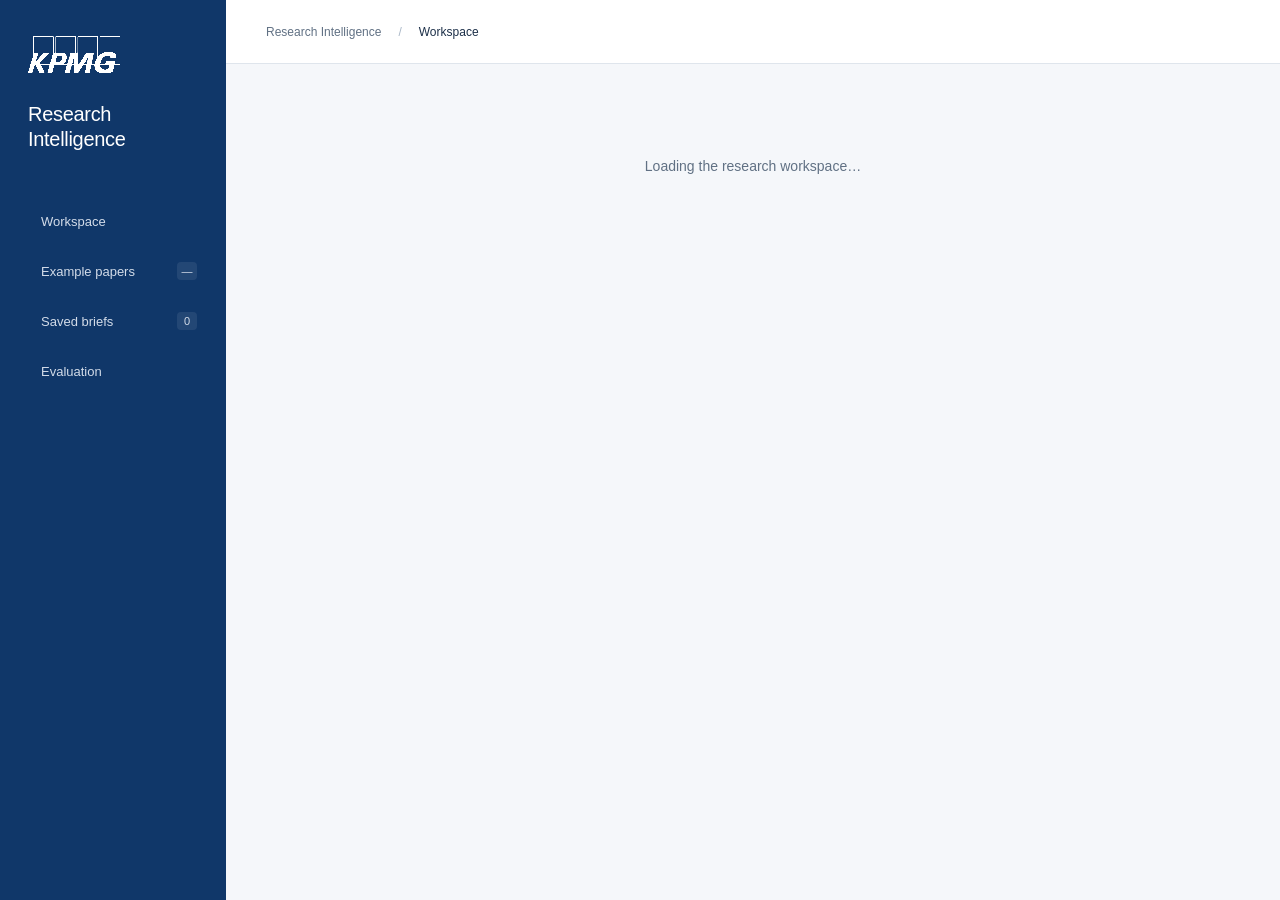
<file: docs/index.html>
<!doctype html><html lang="en"><head><meta charset="utf-8"><meta name="viewport" content="width=device-width, initial-scale=1"><meta http-equiv="refresh" content="0; url=demo/"><title>Research Intelligence Demo</title></head><body><p><a href="demo/">Open the saved research demo</a></p></body></html>
</file>
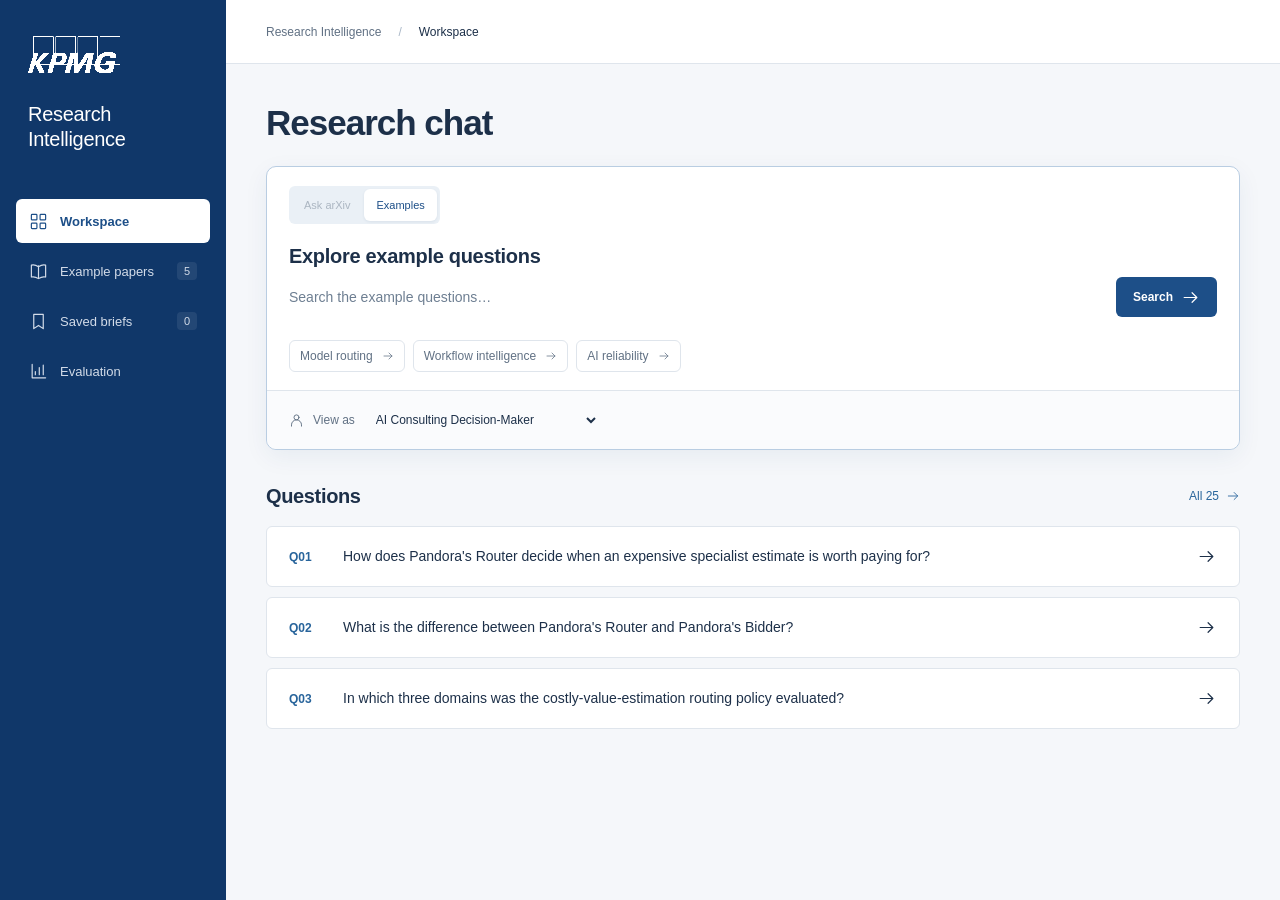
<file: docs/demo/index.html>
<!doctype html>
<html lang="en" data-static-demo="true">
  <head>
    <meta charset="utf-8" />
    <meta name="viewport" content="width=device-width, initial-scale=1" />
    <meta
      name="description"
      content="Explore AI research, inspect source evidence, and prepare business insight briefs. A Break Through Tech × KPMG research prototype."
    />
    <title>Research Intelligence | KPMG</title>
    <link rel="icon" href="favicon.svg" />
    <link rel="stylesheet" href="styles.css" />
    <script src="app.js" defer></script>
  </head>
  <body>
    <a class="skip-link" href="#main">Skip to workspace</a>
    <aside class="sidebar" aria-label="Workspace navigation">
      <a
        class="brand"
        href="#workspace"
        aria-label="KPMG Research Intelligence home"
        ><img src="kpmg-logo.png" alt="KPMG" /><span
          >Research<br />
          Intelligence</span
        ></a
      >
      <nav id="navigation">
        <a href="#workspace" data-page="workspace"
          ><span data-icon="grid"></span>Workspace</a
        >
        <a href="#library" data-page="library"
          ><span data-icon="book"></span>Example papers<span
            class="nav-count"
            id="paper-count"
            >—</span
          ></a
        >
        <a href="#briefs" data-page="briefs"
          ><span data-icon="bookmark"></span>Saved briefs<span
            class="nav-count"
            id="brief-count"
            >0</span
          ></a
        >
        <a href="#evaluation" data-page="evaluation"
          ><span data-icon="chart"></span>Evaluation</a
        >
      </nav>
    </aside>
    <div class="app-shell">
      <header class="topbar">
        <div class="breadcrumb">
          Research Intelligence <span>/</span>
          <strong id="crumb">Workspace</strong>
        </div>
      </header>
      <main id="main" tabindex="-1">
        <div class="loading-state" role="status">
          Loading the research workspace…
        </div>
      </main>
    </div>
    <div id="toast" class="toast" role="status" hidden></div>
    <dialog id="source-dialog" aria-labelledby="source-title">
      <div id="source-content"></div>
      <form method="dialog">
        <button class="button secondary">Close source</button>
      </form>
    </dialog>
  </body>
</html>
</file>
<file: docs/demo/styles.css>
:root {
  color-scheme: light;
  --navy: #103769;
  --blue: #1d4f88;
  --action: #28649b;
  --sky: #e5eff8;
  --ink: #1d3049;
  --muted: #617184;
  --line: #dfe5ec;
  --paper: #fff;
  --canvas: #f5f7fa;
  --soft: #eaf0f6;
  --green: #25634f;
  --amber: #87601c;
  --radius: 10px;
  --sidebar: 226px;
  font-family: -apple-system, BlinkMacSystemFont, "Segoe UI", Arial, sans-serif;
  font-size: 14px;
  color: var(--ink);
  background: var(--canvas);
}
* {
  box-sizing: border-box;
}
body {
  margin: 0;
}
button,
input,
select,
textarea {
  font: inherit;
}
button,
a,
input,
select,
textarea {
  -webkit-tap-highlight-color: transparent;
}
button,
a {
  touch-action: manipulation;
}
button {
  cursor: pointer;
}
button:disabled {
  cursor: not-allowed;
  opacity: 0.45;
}
a {
  color: var(--action);
  text-decoration: none;
}
a:hover {
  text-decoration: underline;
}
button:focus-visible,
a:focus-visible,
input:focus-visible,
select:focus-visible,
textarea:focus-visible,
summary:focus-visible {
  outline: 3px solid #7695b7;
  outline-offset: 4px;
}
button,
select,
input,
textarea {
  border-radius: 6px;
}
h1,
h2,
h3,
p {
  margin: 0;
}
h1 {
  font-size: 35px;
  line-height: 1.2;
  font-weight: 600;
  letter-spacing: -1px;
}
h2 {
  font-size: 20px;
  line-height: 1.4;
  font-weight: 600;
  letter-spacing: -0.35px;
}
h3 {
  font-size: 16px;
  line-height: 1.5;
}
p {
  line-height: 1.65;
}
small {
  line-height: 1.6;
}
svg {
  width: 19px;
  height: 19px;
  flex: none;
  vertical-align: middle;
}
button svg {
  pointer-events: none;
}
.muted {
  color: var(--muted);
}
.eyebrow,
.small-label {
  font-size: 11px;
  letter-spacing: 1.25px;
  font-weight: 700;
}
.eyebrow {
  color: var(--muted);
  margin-bottom: 12px;
}
.small-label {
  color: var(--muted);
}
.skip-link {
  position: fixed;
  top: -60px;
  left: 16px;
  padding: 12px;
  background: white;
  z-index: 20;
}
.skip-link:focus {
  top: 12px;
}
.sidebar {
  position: fixed;
  inset: 0 auto 0 0;
  width: var(--sidebar);
  background: var(--navy);
  color: #fff;
  display: flex;
  flex-direction: column;
  padding: 28px 16px 22px;
  z-index: 5;
}
.brand {
  display: block;
  color: #fff;
  margin: 0 12px 48px;
}
.brand:hover {
  text-decoration: none;
}
.brand img {
  display: block;
  width: 111px;
  height: 62px;
  object-fit: cover;
  filter: grayscale(1) invert(1) contrast(10);
  mix-blend-mode: screen;
  margin-left: -8px;
}
.brand > span {
  display: block;
  font-size: 20px;
  font-weight: 500;
  line-height: 1.23;
  margin-top: 12px;
  letter-spacing: -0.3px;
}
.sidebar nav {
  display: grid;
  gap: 6px;
}
.sidebar nav a {
  color: #d3dce9;
  display: flex;
  align-items: center;
  gap: 12px;
  min-height: 44px;
  padding: 10px 13px;
  border-radius: 6px;
  font-size: 13px;
}
.sidebar nav a:hover {
  background: #ffffff0d;
  text-decoration: none;
}
.sidebar nav a.active {
  background: #fff;
  color: var(--blue);
  font-weight: 600;
}
.nav-count {
  margin-left: auto;
  font-size: 11px;
  background: #ffffff15;
  min-width: 20px;
  padding: 3px;
  text-align: center;
  border-radius: 4px;
}
.active .nav-count {
  background: #e9f0fa;
}
.sidebar-footer {
  margin-top: auto;
  padding: 26px 12px 0;
  border-top: 1px solid #ffffff24;
}
.collab-mark {
  display: block;
  font-weight: 600;
  font-size: 11px;
  letter-spacing: 0;
  line-height: 1.5;
  margin-bottom: 3px;
}
.collab-mark > span {
  padding: 0 3px;
  font-weight: 400;
  color: #91add1;
}
.sidebar-footer small {
  font-size: 10px;
  color: #b8cbe6;
}
.app-shell {
  margin-left: var(--sidebar);
  min-height: 100vh;
  display: flex;
  flex-direction: column;
}
.topbar {
  height: 64px;
  display: flex;
  align-items: center;
  justify-content: space-between;
  border-bottom: 1px solid var(--line);
  padding: 0 40px;
  background: var(--paper);
}
.breadcrumb {
  display: flex;
  gap: 17px;
  font-size: 12px;
  color: var(--muted);
}
.breadcrumb span {
  color: #a9b7c7;
}
.breadcrumb strong {
  font-weight: 500;
  color: var(--ink);
}
.topbar-right {
  display: flex;
  align-items: center;
  gap: 22px;
}
.environment {
  font-size: 11px;
  color: var(--muted);
  display: flex;
  align-items: center;
  gap: 7px;
}
.environment i {
  width: 6px;
  height: 6px;
  background: #36816a;
  border-radius: 50%;
}
main {
  width: 100%;
  max-width: 1510px;
  margin: 0 auto;
  padding: 38px 40px 32px;
  flex: 1;
  outline: none;
}
.page-heading {
  display: flex;
  justify-content: space-between;
  align-items: flex-end;
  gap: 24px;
  margin-bottom: 28px;
}
.page-heading p {
  color: var(--muted);
  margin-top: 10px;
  font-size: 14px;
}
.heading-meta {
  display: flex;
  align-items: center;
  gap: 8px;
  color: var(--muted);
  font-size: 11px;
  white-space: nowrap;
  padding-bottom: 5px;
}
.heading-meta svg {
  width: 15px;
  height: 15px;
}
.button {
  border: 1px solid transparent;
  min-height: 40px;
  padding: 9px 16px;
  display: inline-flex;
  align-items: center;
  justify-content: center;
  gap: 8px;
  font-size: 12px;
  font-weight: 600;
  background: var(--blue);
  color: white;
  white-space: nowrap;
}
.button:hover {
  background: #06449d;
  text-decoration: none;
}
.button.secondary {
  background: var(--paper);
  border-color: var(--line);
  color: var(--ink);
}
.button.secondary:hover {
  background: var(--soft);
  border-color: #b3c4d7;
}
.button.text {
  color: var(--action);
  background: transparent;
  padding: 8px 0;
}
.button.text:hover {
  color: var(--navy);
  text-decoration: underline;
}
.button.compact {
  min-height: 34px;
  padding: 6px 12px;
}
.icon-button {
  width: 36px;
  min-height: 36px;
  padding: 8px;
  border: 1px solid var(--line);
  background: white;
  display: inline-grid;
  place-items: center;
  color: var(--muted);
}
.tag {
  display: inline-flex;
  align-items: center;
  gap: 5px;
  border-radius: 4px;
  background: #edf2f8;
  color: #52657c;
  padding: 4px 7px;
  font-size: 10px;
  font-weight: 500;
  line-height: 1.4;
}
.tag.blue {
  background: #e9f2fb;
  color: #135a96;
}
.tag.amber {
  background: #fbf2e0;
  color: var(--amber);
}
.tag.green {
  background: #eaf3ef;
  color: var(--green);
}
.tag svg {
  width: 12px;
  height: 12px;
}
.composer {
  border: 1px solid #cbd8e7;
  background: var(--paper);
  border-radius: var(--radius);
  margin-bottom: 32px;
}
.composer-top {
  padding: 19px 22px 0;
  display: flex;
  align-items: center;
  justify-content: space-between;
  gap: 12px;
}
.segmented {
  display: flex;
  gap: 2px;
  padding: 3px;
  background: var(--soft);
  border-radius: 6px;
}
.segmented button {
  border: 0;
  background: transparent;
  color: var(--muted);
  padding: 7px 12px;
  font-size: 11px;
  min-height: 32px;
}
.segmented button[aria-pressed="true"] {
  background: var(--paper);
  color: var(--blue);
  box-shadow: 0 1px 3px #102f5514;
}
.composer label.prompt-label {
  display: block;
  margin: 21px 22px 6px;
  font-size: 18px;
  letter-spacing: -0.3px;
  font-weight: 500;
}
.prompt-row {
  padding: 0 22px 20px;
  display: flex;
  gap: 16px;
  align-items: center;
}
.prompt-row input {
  flex: 1;
  min-width: 0;
  border: 0;
  background: none;
  font-size: 14px;
  line-height: 1.6;
  min-height: 46px;
  color: var(--ink);
  padding: 6px 0;
}
.prompt-row input::placeholder {
  color: #6e7f92;
}
.prompt-row input:focus-visible {
  outline-offset: 2px;
}
.composer-bottom {
  display: flex;
  align-items: center;
  justify-content: space-between;
  gap: 12px;
  background: #fafbfd;
  border-top: 1px solid var(--line);
  padding: 13px 22px;
  border-radius: 0 0 var(--radius) var(--radius);
}
.select-field {
  display: flex;
  align-items: center;
  gap: 9px;
  color: var(--muted);
  font-size: 11px;
}
.select-field svg {
  width: 15px;
  height: 15px;
}
.select-field select {
  max-width: 270px;
  padding: 5px 24px 5px 8px;
  border: 0;
  color: var(--ink);
  background: transparent;
  font-size: 11px;
  min-height: 32px;
}
.composer-bottom > small {
  font-size: 10px;
  color: var(--muted);
}
.suggestions {
  display: flex;
  flex-wrap: wrap;
  align-items: center;
  gap: 8px;
  margin: 0 22px 18px;
}
.suggestions > span {
  font-size: 10px;
  color: var(--muted);
  margin-right: 4px;
}
.suggestion {
  background: var(--paper);
  border: 1px solid var(--line);
  padding: 7px 10px;
  min-height: 32px;
  font-size: 10px;
  color: var(--muted);
  display: flex;
  gap: 9px;
  align-items: center;
}
.suggestion svg {
  width: 12px;
  height: 12px;
}
.suggestion:hover {
  border-color: #8baed4;
  background: #f8fbff;
  color: var(--blue);
}
.section-heading {
  display: flex;
  justify-content: space-between;
  gap: 15px;
  align-items: center;
  margin-bottom: 16px;
}
.section-heading > div > p {
  font-size: 12px;
  color: var(--muted);
  margin-top: 4px;
}
.section-heading a {
  font-size: 11px;
  display: flex;
  align-items: center;
  gap: 7px;
}
.section-heading a svg {
  width: 14px;
  height: 14px;
}
.home-grid {
  display: grid;
  grid-template-columns: minmax(0, 1fr) 280px;
  gap: 28px;
}
.paper-list {
  border-top: 1px solid var(--line);
}
.paper-row {
  display: grid;
  grid-template-columns: 42px minmax(0, 1fr) 26px;
  gap: 17px;
  align-items: start;
  padding: 23px 0;
  border-bottom: 1px solid var(--line);
}
.paper-number {
  width: 40px;
  color: #6c7e90;
  font-size: 12px;
}
.paper-row h3 {
  font-size: 15px;
  font-weight: 500;
  margin: 9px 0 8px;
  line-height: 1.45;
}
.paper-row h3 button {
  padding: 0;
  border: 0;
  background: none;
  color: var(--ink);
  text-align: left;
  font: inherit;
}
.paper-row h3 button:hover {
  color: var(--action);
  text-decoration: underline;
}
.paper-meta {
  font-size: 10px;
  color: var(--muted);
  display: flex;
  gap: 12px;
  align-items: center;
}
.paper-open {
  border: 0;
  background: none;
  color: var(--action);
  padding: 4px;
  min-height: 40px;
  margin-top: 16px;
}
.paper-open:hover {
  background: var(--soft);
}
.corpus-panel {
  border: 1px solid var(--line);
  border-radius: var(--radius);
  background: var(--paper);
  align-self: start;
}
.corpus-body {
  padding: 24px;
}
.corpus-body h3 {
  font-size: 16px;
  font-weight: 600;
  margin-bottom: 9px;
}
.corpus-body > p {
  color: var(--muted);
  font-size: 12px;
}
.corpus-stats {
  display: grid;
  grid-template-columns: 1fr 1fr;
  margin: 23px 0;
  border-bottom: 1px solid var(--line);
  padding-bottom: 22px;
}
.corpus-stats > div + div {
  border-left: 1px solid var(--line);
  padding-left: 23px;
}
.corpus-stats strong {
  font-size: 28px;
  font-weight: 600;
  color: var(--blue);
  display: block;
}
.corpus-stats small {
  color: var(--muted);
  font-size: 10px;
}
.corpus-note {
  display: flex;
  gap: 9px;
  color: var(--muted);
  font-size: 10px;
  line-height: 1.7;
}
.corpus-note svg {
  width: 15px;
  height: 15px;
  margin-top: 2px;
}
.corpus-body > .button {
  margin-top: 20px;
  font-size: 11px;
}
.page-footer {
  display: flex;
  justify-content: space-between;
  padding: 20px 40px;
  border-top: 1px solid var(--line);
  font-size: 10px;
  color: var(--muted);
  gap: 16px;
}
.status-bar {
  padding: 13px 16px;
  background: #edf4fb;
  border: 1px solid #d6e4f1;
  border-radius: 6px;
  font-size: 12px;
  color: #325a82;
  line-height: 1.65;
  display: flex;
  gap: 10px;
  align-items: start;
  margin-bottom: 22px;
}
.status-bar svg {
  width: 16px;
  height: 16px;
  margin-top: 2px;
}
.status-bar.warning {
  background: #fff8e9;
  border-color: #ecdfbd;
  color: #795d2e;
}
.error-box {
  padding: 18px;
  background: #fff3f1;
  border: 1px solid #f0d0c9;
  border-radius: 6px;
  color: #90392d;
  line-height: 1.6;
  margin-bottom: 20px;
}
.loading-state,
.empty-state {
  padding: 52px 24px;
  text-align: center;
  color: var(--muted);
  line-height: 1.8;
}
.empty-state h2 {
  color: var(--ink);
  margin: 12px 0;
}
.empty-state p {
  max-width: 480px;
  margin: 0 auto 20px;
}
.searchbar {
  display: flex;
  align-items: center;
  gap: 10px;
  padding: 10px 14px;
  border: 1px solid var(--line);
  border-radius: 6px;
  background: var(--paper);
  max-width: 480px;
}
.searchbar input {
  border: 0;
  outline: none;
  min-height: 28px;
  flex: 1;
  min-width: 0;
  background: none;
}
.searchbar svg {
  color: var(--muted);
  width: 17px;
  height: 17px;
}
.filters {
  display: flex;
  justify-content: space-between;
  gap: 16px;
  align-items: center;
  margin-bottom: 24px;
}
.filters .searchbar {
  flex: 1;
}
.filter-select {
  padding: 11px 12px;
  background: white;
  border: 1px solid var(--line);
  color: var(--ink);
  max-width: 260px;
  font-size: 12px;
}
.library-list {
  background: var(--paper);
  border: 1px solid var(--line);
  border-radius: 8px;
  padding: 0 24px;
}
.library-list .paper-row:last-child {
  border-bottom: 0;
}
.library-list .paper-row {
  padding: 24px 0;
  grid-template-columns: 42px minmax(0, 1fr) 140px;
}
.paper-actions {
  display: flex;
  flex-direction: column;
  gap: 6px;
  align-items: flex-end;
  margin-top: 10px;
}
.paper-actions .button {
  font-size: 11px;
}
.query-list {
  display: grid;
  gap: 10px;
}
.query-item {
  display: flex;
  align-items: center;
  justify-content: space-between;
  gap: 20px;
  padding: 19px 22px;
  background: var(--paper);
  border: 1px solid var(--line);
  border-radius: 6px;
  text-align: left;
  color: var(--ink);
  width: 100%;
}
.query-item:hover {
  border-color: #90afd2;
  background: #fbfdff;
}
.query-item small {
  display: block;
  color: var(--muted);
  font-size: 10px;
  margin-bottom: 5px;
}
.query-item strong {
  font-weight: 500;
  line-height: 1.5;
  font-size: 14px;
}
.back-link {
  display: inline-flex;
  align-items: center;
  gap: 8px;
  margin-bottom: 20px;
  font-size: 12px;
}
.back-link svg {
  width: 14px;
  height: 14px;
}
.brief-title {
  max-width: 850px;
  font-size: 28px;
  line-height: 1.35;
  letter-spacing: -0.5px;
}
.brief-toolbar {
  display: flex;
  justify-content: space-between;
  align-items: center;
  gap: 20px;
  margin: 18px 0 25px;
}
.brief-meta {
  display: flex;
  gap: 8px;
  align-items: center;
  flex-wrap: wrap;
  font-size: 11px;
  color: var(--muted);
}
.brief-actions {
  display: flex;
  gap: 8px;
}
.brief-grid {
  display: grid;
  grid-template-columns: minmax(0, 1fr) 300px;
  gap: 28px;
  align-items: start;
}
.brief-content {
  background: var(--paper);
  border: 1px solid var(--line);
  border-radius: 8px;
  overflow: hidden;
}
.tabs {
  display: flex;
  border-bottom: 1px solid var(--line);
  padding: 0 24px;
  gap: 26px;
  overflow-x: auto;
}
.tabs button {
  border: 0;
  border-bottom: 2px solid transparent;
  background: none;
  color: var(--muted);
  padding: 17px 0;
  border-radius: 0;
  font-size: 12px;
  white-space: nowrap;
  min-height: 48px;
}
.tabs button[aria-selected="true"] {
  color: var(--blue);
  border-color: var(--blue);
  font-weight: 600;
}
.brief-sections {
  padding: 26px;
}
.brief-section + .brief-section {
  border-top: 1px solid var(--line);
  padding-top: 23px;
  margin-top: 23px;
}
.brief-section .section-kicker {
  display: flex;
  gap: 10px;
  align-items: center;
  margin-bottom: 12px;
}
.section-kicker span {
  color: #7293b6;
  font-size: 10px;
  font-weight: 600;
}
.section-kicker h2 {
  font-size: 17px;
  letter-spacing: -0.2px;
}
.section-label {
  display: inline-block;
  font-size: 10px;
  color: var(--muted);
  margin-bottom: 10px;
}
.rich-text {
  font-size: 13px;
  line-height: 1.85;
  overflow-wrap: anywhere;
  max-width: 75ch;
  white-space: pre-wrap;
}
.rich-text + .rich-text {
  margin-top: 14px;
}
.citation {
  border: 0;
  background: #e8f2fc;
  color: var(--action);
  font-size: 10px;
  padding: 1px 5px;
  min-height: 24px;
  margin: 0 2px;
  border-radius: 3px;
  vertical-align: baseline;
  font-weight: bold;
}
.citation:hover {
  background: #cce4f7;
}
.brief-aside {
  display: grid;
  gap: 18px;
}
.evidence-panel,
.source-panel {
  padding: 22px;
  background: white;
  border: 1px solid var(--line);
  border-radius: 8px;
}
.evidence-panel h3,
.source-panel h3 {
  font-size: 14px;
  font-weight: 600;
}
.evidence-tier {
  font-size: 25px;
  font-weight: 600;
  color: var(--blue);
  margin: 16px 0 5px;
  display: flex;
  align-items: baseline;
  justify-content: space-between;
  gap: 12px;
}
.evidence-tier span {
  color: var(--muted);
  font-size: 14px;
  font-weight: 500;
}
.evidence-panel > p {
  font-size: 11px;
  color: var(--muted);
  line-height: 1.7;
}
.metric-row {
  display: flex;
  justify-content: space-between;
  font-size: 11px;
  color: var(--muted);
  margin-top: 17px;
  gap: 8px;
}
.metric-row strong {
  color: var(--ink);
  font-weight: 500;
}
.evidence-panel meter {
  display: block;
  width: 100%;
  height: 7px;
  margin-top: 6px;
  appearance: none;
  background: var(--soft);
  border-radius: 3px;
}
.evidence-panel meter::-webkit-meter-bar {
  background: var(--soft);
  border: 0;
  height: 5px;
}
.evidence-panel meter::-webkit-meter-optimum-value {
  background: var(--action);
}
.evidence-panel meter::-moz-meter-bar {
  background: var(--action);
}
.method-note {
  font-size: 10px !important;
  border-top: 1px solid var(--line);
  padding-top: 16px;
  margin-top: 20px;
}
.source-preview {
  width: 100%;
  border: 0;
  border-bottom: 1px solid var(--line);
  background: none;
  padding: 16px 0;
  display: flex;
  gap: 10px;
  text-align: left;
  color: var(--ink);
  line-height: 1.55;
}
.source-preview:last-child {
  border-bottom: 0;
  padding-bottom: 0;
}
.source-preview > span:first-child {
  color: var(--action);
  font-size: 11px;
}
.source-preview strong {
  font-size: 11px;
  font-weight: 500;
  display: block;
}
.source-preview small {
  font-size: 10px;
  color: var(--muted);
  display: block;
  margin-top: 5px;
}
.source-preview:hover strong {
  color: var(--action);
  text-decoration: underline;
}
.warning-list {
  margin: 12px 0 0;
  padding-left: 18px;
  font-size: 12px;
  line-height: 1.8;
}
.source-block {
  padding: 18px 0;
  border-bottom: 1px solid var(--line);
}
.source-block:first-child {
  padding-top: 0;
}
.source-block:last-child {
  border-bottom: 0;
}
.source-block h3 {
  font-size: 14px;
  margin-bottom: 7px;
}
.source-block blockquote {
  margin: 16px 0;
  padding: 14px 17px;
  background: var(--canvas);
  font-size: 12px;
  line-height: 1.8;
  white-space: pre-wrap;
  overflow-wrap: anywhere;
}
.source-block summary {
  font-size: 12px;
  color: var(--action);
  cursor: pointer;
  padding: 12px 0;
}
.source-block .source-properties {
  font-size: 11px;
  line-height: 1.8;
  overflow-wrap: anywhere;
  margin: 12px 0;
  color: var(--muted);
}
.summary-grid {
  display: grid;
  grid-template-columns: repeat(3, 1fr);
  gap: 20px;
  margin: 25px 0;
}
.summary-card {
  padding: 24px;
  background: var(--paper);
  border: 1px solid var(--line);
  border-radius: 8px;
}
.summary-card strong {
  display: block;
  font-size: 34px;
  font-weight: 400;
  color: var(--blue);
  margin: 12px 0;
}
.summary-card p {
  font-size: 12px;
  color: var(--muted);
}
.table-wrap {
  overflow: auto;
  border: 1px solid var(--line);
  border-radius: 8px;
  background: var(--paper);
}
table {
  border-collapse: collapse;
  width: 100%;
  font-size: 12px;
  text-align: left;
}
th {
  padding: 15px 20px;
  background: #eff3f8;
  font-size: 10px;
  color: var(--muted);
  font-weight: 600;
}
td {
  padding: 17px 20px;
  border-top: 1px solid var(--line);
  line-height: 1.6;
}
td:first-child {
  min-width: 120px;
}
td button {
  background: none;
  border: 0;
  padding: 0;
  color: var(--action);
  text-align: left;
  line-height: 1.6;
}
.evaluation-note {
  margin-top: 20px;
  font-size: 12px;
  color: var(--muted);
  max-width: 80ch;
}
.saved-card {
  background: white;
  border: 1px solid var(--line);
  border-radius: 8px;
  padding: 22px;
  margin-bottom: 14px;
}
.saved-card h3 {
  margin: 12px 0;
  font-size: 16px;
  font-weight: 500;
}
.saved-card .brief-actions {
  margin-top: 16px;
}
.saved-card small {
  font-size: 11px;
  color: var(--muted);
}
.toast {
  position: fixed;
  bottom: 24px;
  left: calc(50% + 100px);
  transform: translateX(-50%);
  padding: 13px 20px;
  background: #153d6a;
  color: #fff;
  border-radius: 6px;
  box-shadow: 0 5px 20px #122a4726;
  font-size: 12px;
  z-index: 30;
  max-width: 85vw;
}
.toast[hidden] {
  display: none;
}
dialog {
  padding: 28px;
  border: 1px solid var(--line);
  border-radius: 10px;
  max-width: 740px;
  width: calc(100% - 32px);
  max-height: 85vh;
  overflow-y: auto;
  color: var(--ink);
}
dialog::backdrop {
  background: #0a254b73;
}
dialog h2 {
  font-size: 21px;
  margin: 12px 0;
}
dialog blockquote {
  background: var(--canvas);
  padding: 20px;
  margin: 20px 0;
  font-size: 13px;
  line-height: 1.85;
  white-space: pre-wrap;
  overflow-wrap: anywhere;
}
dialog form {
  margin-top: 24px;
  text-align: right;
}
.source-link {
  display: inline-flex;
  align-items: center;
  gap: 6px;
  font-size: 12px;
}
.source-link svg {
  width: 14px;
  height: 14px;
}
.live-controls {
  display: flex;
  gap: 12px;
  align-items: center;
}
.inline-label {
  font-size: 11px;
  color: var(--muted);
}
.no-results {
  padding: 30px;
  text-align: center;
  color: var(--muted);
  font-size: 13px;
}
.results-heading {
  margin: 0 0 18px;
}
.retry {
  margin-top: 12px;
}
.page-heading .button {
  flex: none;
}
@media (min-width: 1600px) {
  main {
    padding-top: 48px;
  }
  .home-grid {
    grid-template-columns: minmax(0, 1fr) 320px;
  }
  .paper-row {
    padding: 27px 0;
  }
}
@media (max-width: 1200px) {
  :root {
    --sidebar: 218px;
  }
  main {
    padding: 30px 28px;
  }
  .topbar {
    padding: 0 28px;
  }
  .home-grid {
    gap: 22px;
    grid-template-columns: minmax(0, 1fr) 250px;
  }
  .brief-grid {
    grid-template-columns: minmax(0, 1fr) 260px;
    gap: 20px;
  }
  .sidebar {
    padding-left: 14px;
    padding-right: 14px;
  }
  .sidebar nav a {
    font-size: 12px;
    gap: 10px;
  }
  .composer-bottom {
    align-items: start;
  }
  .composer-bottom > small {
    max-width: 190px;
  }
  .heading-meta {
    display: none;
  }
  .page-footer {
    padding: 20px 28px;
  }
  .brief-toolbar {
    align-items: start;
    flex-direction: column;
  }
  .brief-aside > div {
    padding: 18px;
  }
}
@media (max-width: 950px) {
  :root {
    --sidebar: 190px;
  }
  .sidebar {
    padding: 22px 12px;
  }
  .brand {
    margin-bottom: 30px;
  }
  .brand > span {
    font-size: 20px;
  }
  .sidebar nav a {
    font-size: 11px;
    gap: 8px;
    padding: 10px;
  }
  .sidebar-footer {
    padding-left: 12px;
  }
  .home-grid {
    grid-template-columns: 1fr;
  }
  .corpus-panel {
    max-width: 600px;
  }
  .corpus-stats {
    margin: 16px 0;
    padding-bottom: 14px;
  }
  .brief-grid {
    grid-template-columns: 1fr;
  }
  .brief-aside {
    grid-template-columns: 1fr 1fr;
  }
  .composer-top {
    align-items: flex-start;
  }
  .composer-top > .tag {
    max-width: 140px;
  }
  .library-list .paper-row {
    grid-template-columns: 36px minmax(0, 1fr);
  }
  .paper-actions {
    grid-column: 2;
    flex-direction: row;
    margin: 0;
    align-items: center;
    justify-content: space-between;
  }
  .summary-grid {
    gap: 12px;
  }
  .summary-card {
    padding: 18px;
  }
  .page-footer {
    font-size: 9px;
  }
  .page-heading h1 {
    font-size: 30px;
  }
  .topbar {
    height: 62px;
  }
  .topbar-right .environment {
    display: none;
  }
}
@media (max-width: 700px) {
  :root {
    --sidebar: 0px;
  }
  .sidebar {
    position: static;
    width: 100%;
    padding: 16px 16px 0;
    background: var(--navy);
  }
  .brand {
    display: flex;
    align-items: center;
    gap: 12px;
    margin: 0 0 15px;
  }
  .brand img {
    width: 80px;
    height: 42px;
    margin: 0;
  }
  .brand > span {
    margin: 0;
    font-size: 15px;
    line-height: 1.2;
  }
  .brand br {
    display: none;
  }
  .sidebar-footer {
    display: none;
  }
  .sidebar nav {
    display: flex;
    overflow-x: auto;
    gap: 4px;
  }
  .sidebar nav a {
    flex: none;
    min-height: 44px;
    border-radius: 6px 6px 0 0;
    padding: 10px;
    font-size: 11px;
    gap: 7px;
  }
  .sidebar nav a svg {
    width: 15px;
    height: 15px;
  }
  .sidebar nav .nav-count {
    display: none;
  }
  .sidebar nav a.active {
    background: var(--canvas);
  }
  .topbar {
    height: 48px;
    padding: 0 20px;
  }
  .breadcrumb {
    font-size: 10px;
    gap: 10px;
  }
  main {
    padding: 25px 20px;
  }
  .page-heading {
    align-items: start;
    margin-bottom: 22px;
    gap: 12px;
  }
  .page-heading h1 {
    font-size: 28px;
  }
  .page-heading p {
    font-size: 12px;
  }
  .eyebrow {
    font-size: 9px;
  }
  .composer-top {
    padding: 14px 16px 0;
  }
  .segmented button {
    font-size: 10px;
    padding: 6px 9px;
  }
  .composer-top > .tag {
    font-size: 9px;
    max-width: 120px;
  }
  .composer label.prompt-label {
    font-size: 17px;
    margin: 19px 16px 6px;
  }
  .prompt-row {
    padding: 0 16px 16px;
    flex-wrap: wrap;
    gap: 7px;
  }
  .prompt-row input {
    font-size: 12px;
    flex-basis: 100%;
  }
  .prompt-row .button {
    width: 100%;
  }
  .suggestions {
    margin: 0 16px 16px;
    gap: 6px;
  }
  .suggestions > span {
    width: 100%;
  }
  .suggestion {
    font-size: 9px;
    padding: 6px 8px;
  }
  .composer-bottom {
    padding: 12px 16px;
    flex-direction: column;
    gap: 5px;
  }
  .composer-bottom > small {
    max-width: none;
  }
  .select-field select {
    max-width: 230px;
  }
  .home-grid {
    gap: 25px;
  }
  .section-heading h2 {
    font-size: 18px;
  }
  .section-heading a {
    font-size: 10px;
  }
  .paper-row {
    gap: 12px;
    padding: 20px 0;
    grid-template-columns: 34px minmax(0, 1fr) 20px;
  }
  .paper-number {
    width: 32px;
    height: 42px;
    font-size: 10px;
  }
  .paper-row h3 {
    font-size: 14px;
  }
  .paper-meta {
    font-size: 9px;
    gap: 8px;
    flex-wrap: wrap;
  }
  .corpus-panel {
    grid-template-columns: 1fr;
  }
  .corpus-body {
    padding: 20px;
  }
  .page-footer {
    padding: 18px 20px;
    flex-direction: column;
    gap: 6px;
  }
  .filters {
    flex-direction: column;
    align-items: stretch;
  }
  .filter-select {
    max-width: none;
    width: 100%;
  }
  .library-list {
    padding: 0 16px;
  }
  .brief-title {
    font-size: 24px;
  }
  .brief-actions {
    flex-wrap: wrap;
  }
  .brief-actions .button {
    font-size: 11px;
  }
  .brief-aside {
    grid-template-columns: 1fr;
  }
  .brief-sections {
    padding: 20px;
  }
  .tabs {
    padding: 0 20px;
    gap: 20px;
  }
  .tabs button {
    font-size: 11px;
  }
  .rich-text {
    font-size: 12px;
  }
  .summary-grid {
    grid-template-columns: 1fr;
  }
  .summary-card strong {
    font-size: 30px;
  }
  .toast {
    left: 50%;
    width: max-content;
  }
  .brief-toolbar {
    gap: 14px;
  }
  .query-item {
    padding: 17px;
  }
  .query-item strong {
    font-size: 13px;
  }
  .page-heading > .button {
    padding: 7px 9px;
    font-size: 10px;
  }
  .source-block h3 {
    font-size: 13px;
  }
  .live-controls {
    flex-wrap: wrap;
  }
}
@media (prefers-reduced-motion: no-preference) {
  button,
  a {
    transition:
      background-color 0.15s ease,
      border-color 0.15s ease,
      color 0.15s ease;
  }
  .loading-state {
    animation: loading 1.2s ease-in-out infinite alternate;
  }
  @keyframes loading {
    to {
      opacity: 0.45;
    }
  }
}

/* Keep Raghul's blue layout; let the work carry the page. */
.page-heading {
  margin-bottom: 22px;
}
.composer {
  border-color: #b9cde2;
  box-shadow: 0 7px 24px #123a6810;
}
.composer label.prompt-label {
  font-size: 20px;
  font-weight: 600;
}
.select-field,
.select-field select,
.suggestion,
.paper-meta,
.tag,
.section-heading a,
.source-preview strong,
.source-block summary,
.source-block .source-properties,
.metric-row {
  font-size: 12px;
}
.select-field select {
  max-width: 300px;
}
.corpus-panel {
  overflow: hidden;
}
.corpus-body h3 {
  margin-bottom: 0;
}
.corpus-stats {
  margin: 18px 0 8px;
  padding-bottom: 16px;
}
.corpus-stats small {
  font-size: 12px;
}
.query-item {
  display: grid;
  grid-template-columns: 40px minmax(0, 1fr) 20px;
  gap: 14px;
  align-items: center;
}
.question-id {
  color: var(--action);
  font-size: 12px;
  font-weight: 700;
}
.brief-section h2 {
  font-size: 18px;
  margin-bottom: 12px;
}
.rich-text {
  font-size: 14px;
  line-height: 1.65;
}
.score-details,
.review-details {
  margin-top: 14px;
}
.score-details summary,
.review-details summary {
  cursor: pointer;
  color: var(--action);
  font-size: 13px;
  font-weight: 600;
  padding: 6px 0;
}
.score-details .method-note {
  font-size: 12px !important;
  line-height: 1.55;
}
.check-passed {
  color: var(--green);
}
.source-preview {
  align-items: start;
}
.source-preview svg {
  width: 17px;
  height: 17px;
  color: var(--action);
}
.summary-card strong {
  margin-bottom: 0;
}
@media (max-width: 700px) {
  .composer label.prompt-label {
    font-size: 19px;
  }
  .suggestion,
  .paper-meta,
  .section-heading a,
  .tabs button,
  .rich-text {
    font-size: 12px;
  }
  .query-item {
    grid-template-columns: 32px minmax(0, 1fr) 16px;
    gap: 10px;
  }
}
</file>
